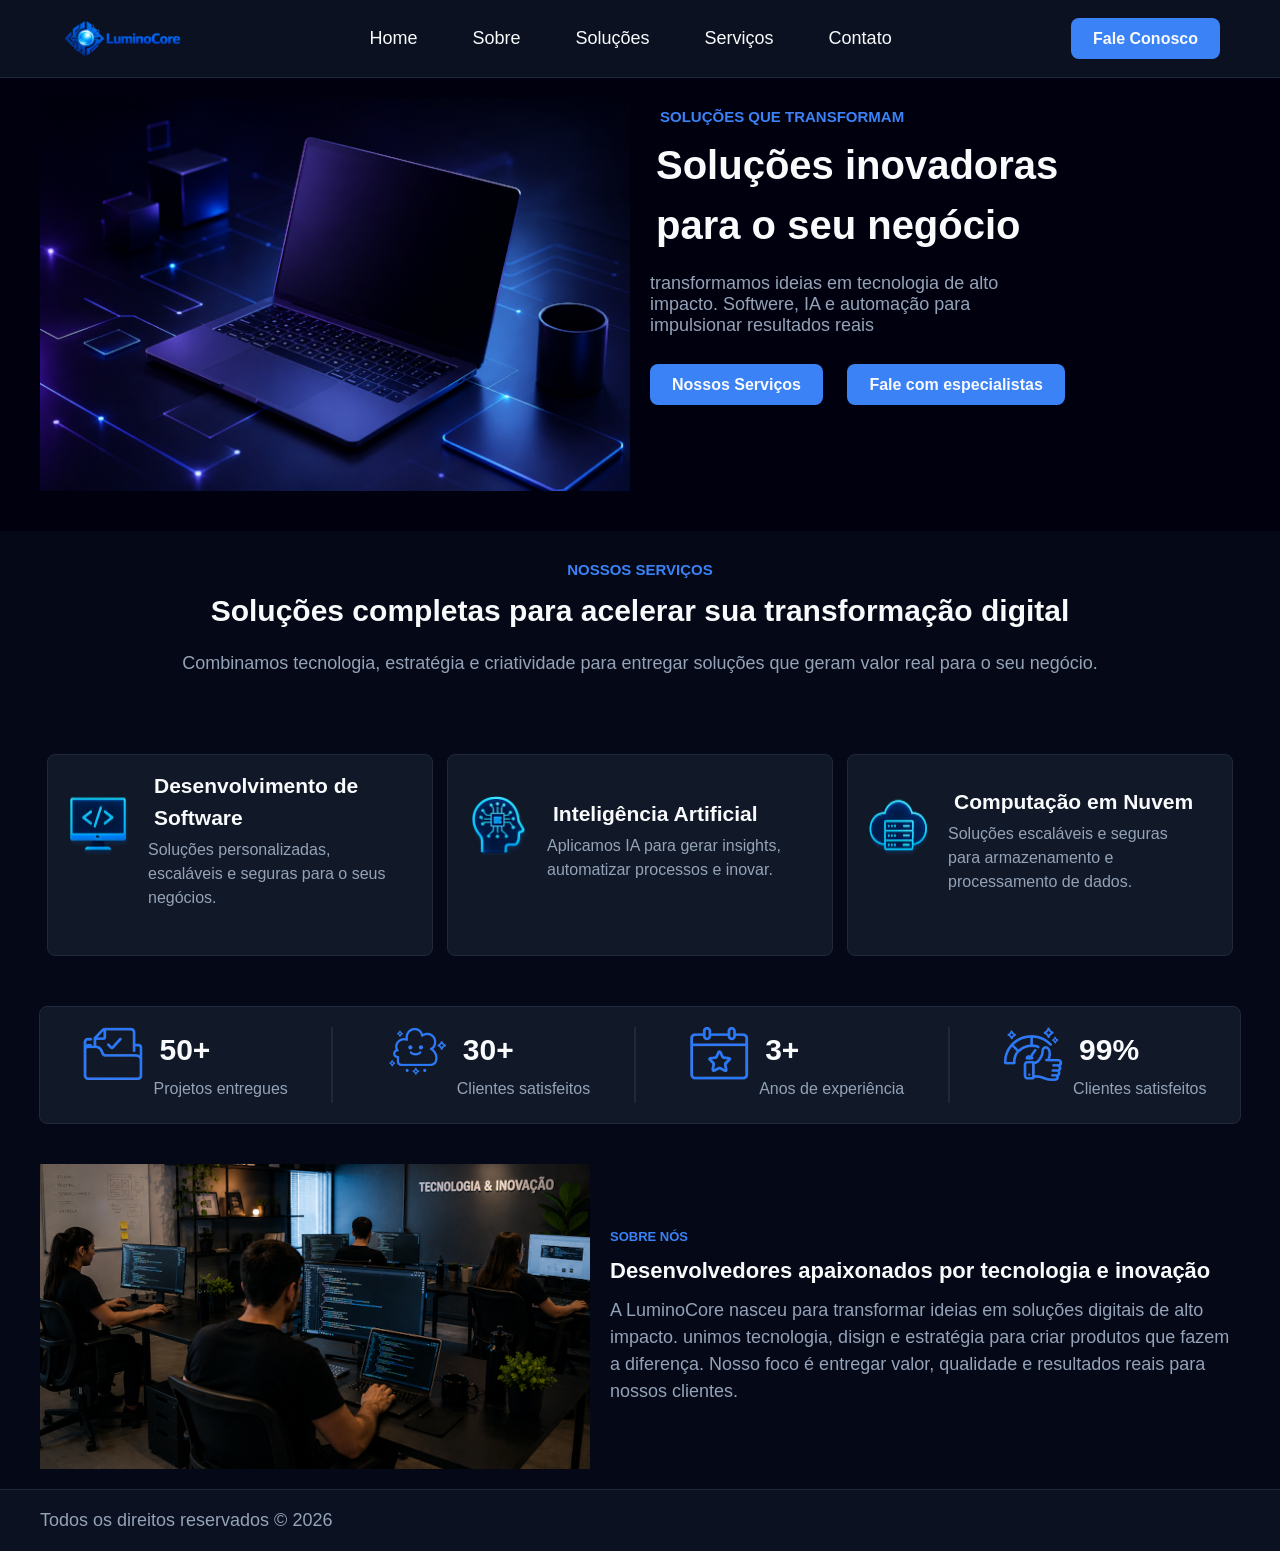
<file: index.html>
<!DOCTYPE html>
<html lang="pt-br">
<head>
    <meta charset="UTF-8">
    <meta name="viewport" content="width=device-width, initial-scale=1.0">
    <title>LuminoCore</title>
    <link rel="stylesheet" href="css/style.css">
    <link rel="stylesheet" href="css/responsive.css">
    <link rel="icon" href="imagens/favicon.png" type="image/x-icon">
</head>
<body>

    <header>
        <div class="conteiner">
            <div class="logo">
                <img src="imagens/home/logo_site (2).png" alt="Logo da Techflow">
            </div>
            <div class="menu">
                <a href="index.html">Home</a>
                <a href="sobre.html">Sobre</a>
                <a href="solucoes.html">Soluções</a>
                <a href="servicos.html">Serviços</a>
                <a href="contato.html">Contato</a>
            </div>
            <div class="botao">
                <a href="contato.html">Fale Conosco</a>
            </div>
        </div>
    </header>

    <section class="hero">
        <div class="conteiner">
            <div class="hero_img">
                <img src="imagens/home/imagem_hero.png" alt="Imagem de destaque">
            </div>
            <div class="hero_texto">
                <h3>SOLUÇÕES QUE TRANSFORMAM</h3>
                <h2>Soluções inovadoras <br> para o seu negócio</h2>
                <p>transformamos ideias em tecnologia de alto <br>impacto. Softwere, IA e automação para <br>impulsionar resultados reais</p>
                <div class="botao">
                    <a href="servicos.html">Nossos Serviços</a>
                    <a href="contato.html">Fale com especialistas</a>
                </div>
            </div>
            
        </div>
    </section>

    <section class="solucoes">
        <div class="conteiner">
            <div class="solucoes_texto">
                <h3>NOSSOS SERVIÇOS</h3>
                <h2>Soluções completas para acelerar sua transformação digital</h2>
                <p>Combinamos tecnologia, estratégia e criatividade para entregar soluções que geram valor real para o seu negócio.</p>
            </div>
        </div>

        <div class="conteiner">
            <div class="card">
                <img src="imagens/home/imagem_card_softwere.png" alt="Ícone de software">
                <div class="card_texto">
                    <h2>Desenvolvimento de Software</h2>
                    <p>Soluções personalizadas, escaláveis e seguras para o seus negócios.</p>
                </div>
            </div>
            <div class="card">
                <img src="imagens/home/imagem_card_ia.png" alt="Ícone de inteligência artificial">
                <div class="card_texto">
                    <h2>Inteligência Artificial</h2>
                    <p>Aplicamos IA para gerar insights, automatizar processos e inovar.</p>
                </div>
            </div>
            <div class="card">
                <img src="imagens/home/imagem_card_cloud.png" alt="Ícone de nuvem">
                <div class="card_texto">
                    <h2>Computação em Nuvem</h2>
                    <p>Soluções escaláveis e seguras para armazenamento e processamento de dados.</p>
                </div>
            </div>
        </div>
        
    </section>

    <section class="dados">
        <div class="dados_conteiner">
            <div class="dados_card">
                <img src="imagens/home/projetos_entregues.png" alt="Ícone de clientes">
                <div class="dados_texto">
                    <h2>50+</h2>
                    <p>Projetos entregues</p>
                </div>
            </div>
            <div class="linha"></div>
            <div class="dados_card">
                <img src="imagens/home/clientes_satisfeitos.png" alt="Ícone de clientes">
                <div class="dados_texto">
                    <h2>30+</h2>
                    <p>Clientes satisfeitos</p>
                </div>
            </div>
            <div class="linha"></div>
            <div class="dados_card">
                <img src="imagens/home/tempo_empresa.png" alt="Ícone de clientes">
                <div class="dados_texto">
                    <h2>3+</h2>
                    <p>Anos de experiência</p>
                </div>
            </div>
            <div class="linha"></div>
            <div class="dados_card">
                <img src="imagens/home/porcentagem_satisfeitos.png">
                <div class="dados_texto">
                    <h2>99%</h2>
                    <p>Clientes satisfeitos</p>
                </div>
            </div>
        </div>
    </section>

    <section class="sobre_nos">
        <div class="conteiner">
            <img src="imagens/home/sobre_nos.png" alt="Imagem sobre nos">
            <div class="sobre_nos_txt">
                <h3>SOBRE NÓS</h3>
                <h2>Desenvolvedores apaixonados por tecnologia e inovação</h2>
                <p>A LuminoCore nasceu para transformar ideias em soluções digitais de alto impacto. unimos tecnologia, disign e estratégia para criar produtos que fazem a diferença. Nosso foco é entregar valor, qualidade e resultados reais para nossos clientes.</p>
            </div>
        </div>
    </section>

  <footer>
        <div class="conteiner"> 
            <p>Todos os direitos reservados © 2026</p>
        </div>
    </footer>  

</body>
</html>
</file>
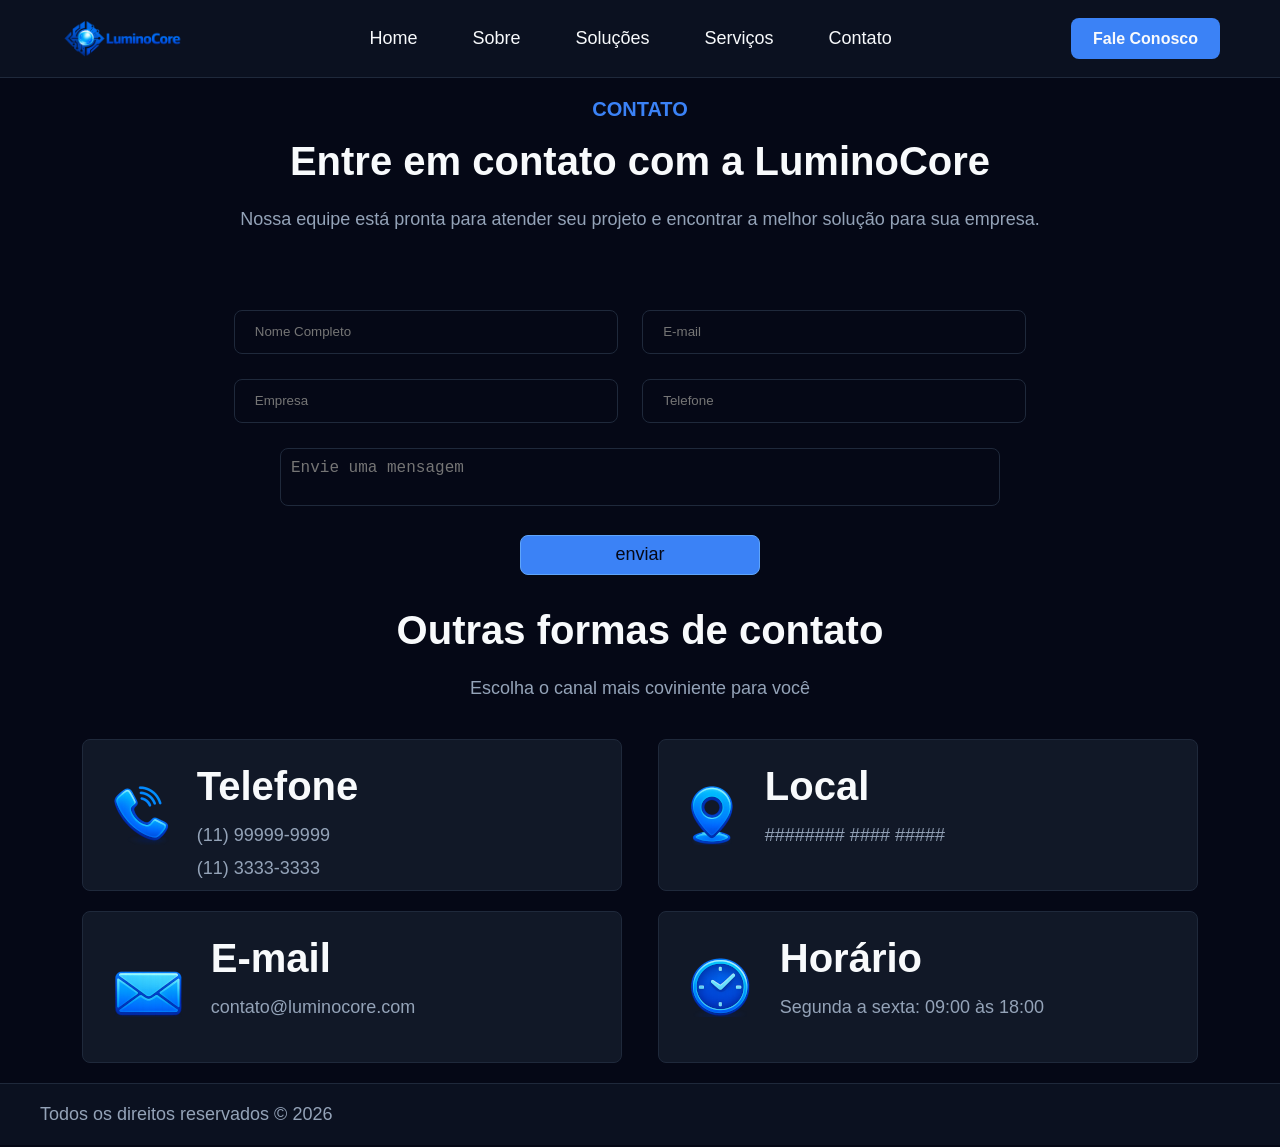
<file: contato.html>
<!DOCTYPE html>
<html lang="pt-br">
<head>
    <meta charset="UTF-8">
    <meta name="viewport" content="width=device-width, initial-scale=1.0">
    <title>LuminoCore</title>
    <link rel="stylesheet" href="css/style.css">
    <link rel="stylesheet" href="css/responsive.css">
    <link rel="icon" href="imagens/favicon.png" type="image/x-icon">
</head>
<body>

    <header>
        <div class="conteiner">
            <div class="logo">
                <img src="imagens/home/logo_site (2).png" alt="Logo da Techflow">
            </div>
            <div class="menu">
                <a href="index.html">Home</a>
                <a href="sobre.html">Sobre</a>
                <a href="solucoes.html">Soluções</a>
                <a href="servicos.html">Serviços</a>
                <a href="contato.html">Contato</a>
            </div>
            <div class="botao">
                <a href="contato.html">Fale Conosco</a>
            </div>
        </div>
    </header>

    <section class="textos">
        <div class="conteudo_txt">
            <h3>CONTATO</h3>
            <h2>Entre em contato com a LuminoCore</h2>
            <p>Nossa equipe está pronta para atender seu projeto e encontrar a melhor solução para sua empresa.</p>
        </div>
    </section>

    <section class="formulario">
        <div class="formulario_conteudo">
            <form>
                <div class="campo">
                    <input type="text" placeholder="Nome Completo" name="nome">

                    <input type="email" placeholder="E-mail" name="email">
                </div>
                <div class="campo">
                    <input type="text" placeholder="Empresa" name="empresa">

                    <input type="tel" placeholder="Telefone" name="telefone">
                </div>
                <div class="campo">
                    <textarea name="mensagem" placeholder="Envie uma mensagem"></textarea>

                </div>
                <div class="campo">
                    <button type="submit">enviar</button>        
                </div>
            </form>
        <div>
    </section>

    <section class="textos">
        <div class="conteudo_txt">
            <h2>Outras formas de contato</h2>
            <p>Escolha o canal mais coviniente para você</p>
        </div>
    </section>

    <section class="outros_contatos">
        <div class="outros_contatos_conteudo">
            <div class="contato">
                <img src="imagens/contato/telefone.png" alt="imagem_telefone">
                <div class="conteudo_txt_contato">
                    <h2>Telefone</h2>
                    <p>(11) 99999-9999</p>
                    <p>(11) 3333-3333</p>
                </div>
            </div>
            <div class="contato">
                <img src="imagens/contato/local.png" alt="imagem_local">
                <div class="conteudo_txt_contato">
                    <h2>Local</h2>
                    <p>######## #### #####</p>

                </div>
            </div>
        </div>
        <div class="outros_contatos_conteudo">
            <div class="contato">
                <img src="imagens/contato/email.png" alt="imagem_email">
                <div class="conteudo_txt_contato">
                    <h2>E-mail</h2>
                    <p>contato@luminocore.com</p>
                </div>
            </div>
            <div class="contato">
                <img src="imagens/contato/relogio.png" alt="imagem_relógio">
                <div class="conteudo_txt_contato">
                    <h2>Horário</h2>
                    <p>Segunda a sexta: 09:00 às 18:00</p>
                </div>
            </div>
        </div>
    </section>

    <footer>
        <div class="conteiner">
            
            <p>Todos os direitos reservados © 2026</p>
        </div>
    </footer>

</body>
</file>
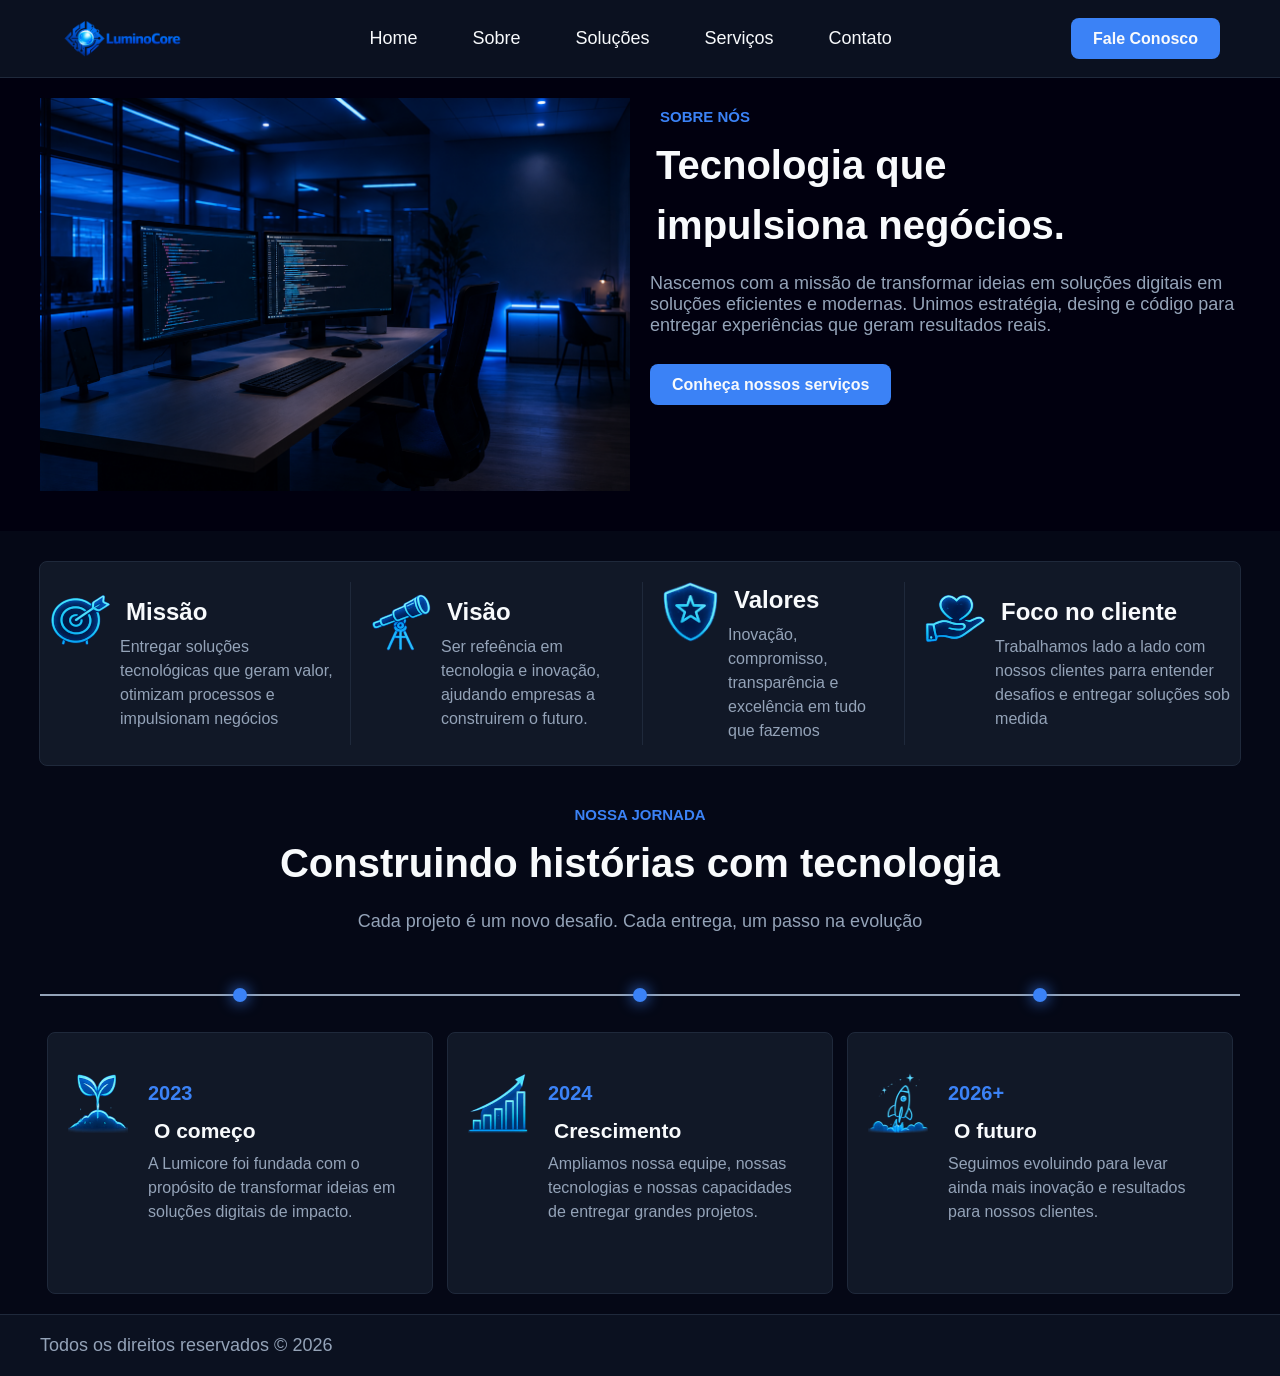
<file: sobre.html>
<!DOCTYPE html>
<html lang="pt-br">
<head>
    <meta charset="UTF-8">
    <meta name="viewport" content="width=device-width, initial-scale=1.0">
    <title>LuminoCore</title>
    <link rel="stylesheet" href="css/style.css">
    <link rel="stylesheet" href="css/responsive.css">
    <link rel="icon" href="imagens/home/favicon.png" type="image/x-icon">
</head>
<body>

    <header>
        <div class="conteiner">
            <div class="logo">
                <img src="imagens/home/logo_site (2).png" alt="Logo da Techflow">
            </div>
            <div class="menu">
                <a href="index.html">Home</a>
                <a href="sobre.html">Sobre</a>
                <a href="solucoes.html">Soluções</a>
                <a href="servicos.html">Serviços</a>
                <a href="contato.html">Contato</a>
            </div>
            <div class="botao">
                <a href="contato.html">Fale Conosco</a>
            </div>
        </div>
    </header>

    <section class="hero">
        <div class="conteiner">
            <div class="hero_img">
                <img src="imagens/sobre/hero_img.png" alt="empresa">
            </div>
            <div class="hero_texto">
                <h3>SOBRE NÓS</h3>
                <h2>Tecnologia que <br> impulsiona negócios.</h2>
                <p>Nascemos com a missão de transformar ideias em soluções digitais em soluções eficientes e modernas. Unimos estratégia, desing e código para entregar experiências que geram resultados reais.</p>
                <div class="botao">
                    <a href="servicos.html">Conheça nossos serviços</a>
                </div>
            </div>
            
        </div>
        </div>
        
    </section>

    <section class="dados">
        <div class="dados_conteiner">
            <div class="dados_card">
                <img src="imagens/sobre/objetivos.png" alt="logo_missão">
                <div class="dados_texto_sobre">
                    <h2>Missão</h2>
                    <p>Entregar soluções tecnológicas que geram valor, otimizam processos e impulsionam negócios</p>
                </div>
            </div>
            <div class="linha"></div>
            <div class="dados_card">
                <img src="imagens/sobre/visao.png" alt="visao_imagem">
                <div class="dados_texto_sobre">
                    <h2>Visão</h2>
                    <p>Ser refeência em tecnologia e inovação, ajudando empresas a construirem o futuro.</p>
                </div>
            </div>
            <div class="linha"></div>
            <div class="dados_card">
                <img src="imagens/sobre/valores.png" alt="valores_imagem">
                <div class="dados_texto_sobre">
                    <h2>Valores</h2>
                    <p>Inovação, compromisso, transparência e excelência em tudo que fazemos</p>
                </div>
            </div>
            <div class="linha"></div>
            <div class="dados_card">
                <img src="imagens/sobre/foco_clientes.png" alt="foco_cliente imagem">
                <div class="dados_texto_sobre">
                    <h2>Foco no cliente</h2>
                    <p>Trabalhamos lado a lado com nossos clientes parra entender desafios e entregar soluções sob medida</p>
                </div>
            </div>
        </div>
    </section>

    <section class="nossa_jornada">
        <h3>NOSSA JORNADA</h3>
        <h2>Construindo histórias com tecnologia</h2>
        <p>Cada projeto é um novo desafio. Cada entrega, um passo na evolução</p>
    </section>

    <section class="timeline">

        <div class="linha_timeline"></div>

        <div class="card">
            <div class="ponto"></div>
            <img src="imagens/sobre/comeco_img.png" alt="começo_img">
            <div class="card_texto">
                <h3>2023</h3>
                <h2>O começo</h2>
                <p>A Lumicore foi fundada com o propósito de transformar ideias em soluções digitais de impacto.</p>
            </div>
        </div>

        <div class="card">
            <div class="ponto"></div>
            <img src="imagens/sobre/crescimento_img.png" alt="crescimento_img">
            <div class="card_texto">
                <h3>2024</h3>
                <h2>Crescimento</h2>
                <p>Ampliamos nossa equipe, nossas tecnologias e nossas capacidades de entregar grandes projetos.</p>
            </div>
        </div>

        <div class="card">
            <div class="ponto"></div>
            <img src="imagens/sobre/futuro_img.png" alt="futuro_img">
            <div class="card_texto">
                <h3>2026+</h3>
                <h2>O futuro</h2>
                <p>Seguimos evoluindo para levar ainda mais inovação e resultados para nossos clientes.</p>
            </div>
        </div>

    </section>

    <footer>
        <div class="conteiner">
            <p>Todos os direitos reservados © 2026</p>
        </div>
    </footer>

</body>
</html>
</file>
<file: css/style.css>
@charset "UTF-8";

:root {
    --fundo_principal: #050816;
    --fundo_secundario: #0B1120;
    --cards: #111827;
    --borda_cards: #1f293b;
    --cor_principal: #3B82F6;
    --houver: #60A5FA;
    --texto_principal: #F8FAFC;
    --texto_secundario: #94A3B8;
}

body {
    background-color: var(--fundo_principal);
    margin: 0;
    font-family: 'Poppins', sans-serif;
}

p {
    color: var(--texto_secundario);
    font-size: 18px;
    margin-bottom: 40px;
}

h3 {
    color: var(--cor_principal);
    font-size: 15px;
}

h2 {
    color: var(--texto_principal);
    font-size: 40px;
}

header {
    background-color: var(--fundo_secundario);
    width: 100%;
    border-bottom: 1px solid var(--borda_cards);
}

.conteiner {
    padding: 20px;
    display: flex;
    max-width: 1200px;
    margin: auto;
}

.logo img {
    display: block;
    width: 170px;
}

.menu {
    display: flex;
    gap: 35px;
    margin: auto;
}

.menu a {
    text-decoration: none;
    color: var(--texto_principal);
    font-size: 18px;
    padding-right: 20px;
    font-weight: 500;
    transition: 0.3s;
}

.menu a:hover {
    color: var(--houver);
}

.botao a {
    margin-right: 20px;
    text-decoration: none;
    color: var(--texto_principal);
    border-radius: 8px;
    font-weight: bold;
    padding: 12px 22px;
    background-color: var(--cor_principal);
}

.botao a:hover {
    background-color: var(--fundo_secundario);
    padding: 11px 21px;
    border: 1px solid var(--cor_principal);
}

.botao {
    margin-top: 10px;
}

.hero {
    width: 100%;
    background-color: #01000F;
    padding-bottom: 20px;
}

.hero_texto {
    width: 50%;
    display: block;
}

.hero_img {
    width: 50%;
    display: block;
    margin-right: 20px;
    margin-top: auto;
}

.hero_img img {
    width: 100%;
    display: block;
}

.solucoes {
    width: 100%;
    background-color: var(--fundo_principal);
    padding: 0px;
}

.solucoes_texto {
    width: 100%;
    display: block;
    text-align: center;
}

.solucoes_texto h2 {
    margin-bottom: 20px;
    font-size: 30px;
}

.card {
    display: flex;
    width: 32%;
    background-color: var(--cards);
    border-radius: 8px;
    border: 1px solid var(--borda_cards);
    margin: auto;
    height: 200px;
    position: relative;
}

.card:hover {
    border: 1px solid var(--cor_principal);
    transition: 0.3s;
}

.card img {
    margin-left: 20px;
    margin-top: 40px;
    width: 20%;
    max-height: 60px;
    max-width: 60px;
}

.card_texto {
    margin: auto;
    margin-right: 30px;
    margin-left: 20px;
}

.card_texto h2 {
    margin-top: 10px;
    font-size: 21px;
    line-height: 1.5;
    margin-bottom: 0px;
}

.card_texto p {
    font-size: 16px;
    margin-bottom: 20px;
    margin-top: 5px;
    padding-bottom: 20px;
    line-height: 1.5;
}

.card_texto h3 {
    margin: 20px 0 0 0;
    font-size: 20px;
}

.dados {
    width: 100%;
    background-color: var(--fundo_principal);
    margin-bottom: 20px;
    margin-top: 30px
}

.dados_conteiner {
    display: flex;
    max-width: 1200px;
    margin: auto;
    background-color: var(--cards);
    border-radius: 8px;
    border: 1px solid var(--borda_cards);
    width: 95%;
    padding: 10px 0px;
}

.dados_card {
    display: flex;
    margin: auto;
}

.dados_card img {
    margin-bottom: auto;
    margin-right: 10px;
    padding-top: 10px;
    padding-left: 10px;
    max-height: 60px;
    max-width: 60px;
    
}

.dados_texto {
    display: block;
}

.dados_texto h2 {
    margin-top: 10px;
    font-size: 30px;
    margin-bottom: 0px;
}

.dados_texto p {
    font-size: 16px;
    margin-bottom: 12px;
    margin-top: 5px;
    line-height: 1.5;
}

.linha {
    width: 2px;
    background-color: var(--borda_cards);
    margin: 10px;
}

.sobre_nos {
    width: 100%;
    background-color: var(--fundo_principal);
}

.sobre_nos img {
    max-height: 355px;
}

.sobre_nos_txt  {
    margin: auto;
    margin-left: 20px;
}

.sobre_nos_txt h2 {
    font-size: 22px;
    line-height: 1.5;
    margin: 0px 0px 10px 0px;
}

.sobre_nos_txt h3 {
    font-size: 13px;;
    margin: 0px 0px 10px 0px;
}

.sobre_nos_txt p {
    line-height: 1.5;
    margin: 0px;
}

footer {
    width: 100%;
    background-color: var(--fundo_secundario);
    border-top: 1px solid var(--borda_cards);
}

footer p {
    margin: 0px;
}

.dados_texto_sobre {
    display: block;

}

.dados_texto_sobre h2 {
    margin-top: 10px;
    font-size: 24px;
    margin-bottom: 0px;
}

.dados_texto_sobre p {
    font-size: 16px;
    margin-bottom: 12px;
    margin-top: 5px;
    line-height: 1.5;
    width: 100%;
}

.nossa_jornada{
    margin-top: 40px;
    text-align: center;
    margin-bottom: 100px;
}

.nossa_jornada h2,h3 {
    margin: 10px;
}

.ponto{
    width: 14px;
    height: 14px;

    background: var(--cor_principal);
    border-radius: 50%;

    position: absolute;

    top:-45px;
    left: 50%;

    transform: translateX(-50%);

    box-shadow: 0 0 15px var(--cor_principal);
}

.linha_timeline {
    position: absolute;

    top: -38px;

    left: 0;
    right: 0;

    height: 2px;

    background: var(--texto_secundario);
}

.timeline {
    position: relative;

    display: flex;
    justify-content: space-between;
    max-width: 1200px;
    margin: auto;
    margin-bottom: 20px;
}

.timeline .card {
    height: 260px;
}

.textos {
    margin-top: 20px;
    width: 100%;
}

.conteudo_txt {
    margin: auto;
    text-align: center;
    width: 70%;
    max-width: 1200px;;
}

.conteudo_txt h2 {
    margin: 10px;
}

.conteudo_txt h3 {
    font-size: 20px;
}

.estrategia {
    width: 100%;
    margin-top: 30px;
}

.cards_estrategias_conteiner {
    display: flex;
    align-items: center;
    justify-content: center;
    max-width: 1200px;
    margin: auto;
}

.card_solucoes {
    padding: 10px;
    margin: 10px;
    display: block;
    text-align: center;
    background-color: var(--cards);
    border-radius: 8px;
    border: solid 1px var(--borda_cards);
    height: 325px;
    width: 20%;
}

.card_solucoes h3 {
    font-size: 20px;
}

.card_solucoes h2 {
    margin: 0;
    font-size: 24px;
}

.card_solucoes p {
    font-size: 17px;
    line-height: 1.5;
}

.card_solucoes:hover {
    border: solid 1px var(--houver);
}

.seta {
    width: 30px;
    height: 60px;
    display: flex;
    justify-content: center;
    align-items: center;
}

.cards_tecnologias {
    display: block;
    height: 500px;
    width: 20%;
    background-color: var(--cards);
    border-radius: 8px;
    border: solid 1px var(--borda_cards);
    margin: 15px;
    padding: 25px;
}

.cards_tecnologias:hover {
    border: solid 1px var(--houver);
}

.cards_tecnologias h2 {
    font-size: 23px;
    margin: 10px 0;
}

.cards_tecnologias p {
    line-height: 1.5;
    margin: 5px 0;
}

ul {
    list-style: none;
    padding: 0px;
}

li {
    display: flex;
    align-items: center;
    gap: 12px;
    margin-bottom: 10px;
}

li p {
    margin: 0px;
    font-size: 17px;
}

li i {
    font-size: 18px;
    color: var(--cor_principal);
}

.motivos {
    width: 100%;
    background-color: var(--fundo_principal);
    padding-top: 20px;
    margin-bottom: 40px;
}

.motivos_conteiner {
    display: block;
    text-align: center;
    border-radius: 8px;
    border: solid 1px var(--borda_cards);
    background-color: var(--cards);
    margin: auto;
    max-width: 1200px;
    padding-top: 10px;
}

.motivos_conteiner h3,h2 {
    margin: 10px;
}

.motivos_conteiner h2 {
    font-size: 27px;
}

.motivos_dados_conteiner {
    display: flex;
    text-align: left;
}

.motivos_cards {
    display: flex;
    width: 22%;
    margin: auto;
    margin-top: 20px;
}

.motivos_cards img {
    max-height: 60px;
}

.textos_motivos {
    text-align: left;
    margin-left: 20px;
}

.textos_motivos h2 {
    font-size: 16px;
    margin: 0;
}

.textos_motivos p {
    font-size: 15px;
}

.card_servico {
    width: 47%;
    display: block;
    border-radius: 8px;
    border: solid 1px var(--cor_principal);
    height: 400px;
    margin: 10px;
    padding: 20px;
}

.card_servico:hover {
    border: solid 3px var(--cor_principal);
    padding: 17px;
}

.titulo_servico {
    display: flex;
    margin-bottom: 20px;
    padding-bottom: 10px;
    border-bottom: solid 1px var(--cor_principal);
}

.titulo_servico img {
    max-height: 60px;
    margin-bottom: auto;
    margin-right: 20px;
}

.titulo_servico h2 {
    font-size: 28px;
    margin: auto ;
}

.card_servico p {
    margin: 0px;
    line-height: 1.5;
}

input {
    background-color: var(--fundo_principal);
    border-radius: 8px;
    border: solid 1px var(--borda_cards);
    height: 40px;
    width: 30%;
    padding-left: 20px;
    margin-right: 20px;
    color: var(--texto_principal);
}

.formulario_conteudo {
    margin: auto;
    max-width: 1200px;
    text-align: center;
    border-radius: 8px;
    padding-top: 40px ;
}

.campo { 
    margin: auto;
    margin-bottom: 25px;
    max-width: 1200px;
   
}

textarea{
    width: 60%;
    max-width: 1200px;
    background-color: var(--fundo_principal);
    border: solid 1px var(--borda_cards);
    padding: 10px;
    font-size: 16px;
    color: var(--texto_principal);
    resize: none;
    box-sizing: border-box;
    outline: none;
    border-radius: 8px;
}   

button{
    height: 40px;
    width: 20%;
    background-color: var(--cor_principal);
    border-radius: 8px;
    border: solid 1px var(--houver);
    color: var(--fundo_principal);
    font-size: 18px;
}

button:hover {
    background-color: var(--houver);
}

.outros_contatos_conteudo {
    width: 90%;
    margin: auto;
    max-width: 1200px;
    display: flex;
    margin-bottom: 20px;
}

.contato {
    height: 130px;
    display: flex;
    gap: 20px;
    width: 45%;
    background-color: var(--cards);
    padding: 10px;
    margin: auto;
    border-radius: 8px;
    border: solid 1px var(--borda_cards);

}

.contato img {
    max-height: 60px;
    margin: auto 0 auto 20px;
}

.conteudo_txt_contato p, h2 {
    margin: 6px;
    line-height: 1.5;
}
</file>
<file: css/responsive.css>
@charset "UTF-8";

@media (max-width: 675px) {
  
    .menu {
    gap: 0;
    margin: 10px 0 0 auto;
  }

  .menu a {
    font-size: 12px;
    padding-right: 10px;
  }

  .logo img {
    width: 90px;
    padding-top: 6px;
  }

  header .botao {
    display: none;
  }

  .botao {
    margin-top: 20px;
  }

  .botao a {
    padding: 5px 10px;
    font-size: 12px;
    margin: auto;
  }

  .botao a:hover {
    padding: 4px 9px;
  }

  .hero_texto {
    width: 100%;
    margin: auto;
    padding-bottom: 10px;
    text-align: center;
  }

  .hero_img {
    width: 100%;
    margin: auto;
  }

  p, h2 , h2 {
    margin: 6px;
    line-height: 1.5;
  }

  p {
    font-size: 13px;
  }

  h2 {
    font-size: 23px;
  }

  h3 {
    font-size: 12px;
  }

  .conteiner {
    padding: 5px;
  }

  .hero .conteiner {
    flex-direction: column;
  }

  .solucoes_texto h2 {
    font-size: 15px;
    margin: 4px;
  }

  .solucoes_texto p {
    font-size: 12px;
  }

  .solucoes .conteiner {
    flex-direction: column;
  }

  .card {
    width: 90%;
    margin-bottom: 10px;
  }

  .dados_conteiner, .sobre_nos .conteiner {
    flex-direction: column;
    width: 90%;
  }

  img {
    margin-bottom: 10px;
  }

  .sobre_nos_txt h2 {
    font-size: 18px;
  }

  .timeline {
    flex-direction: column;
  }

  .timeline .card {
    width: 85%;
  }

  .timeline .card p {
    font-size: 13px;
  }

  .timeline .card h2 {
    font-size: 16px;
    margin: 5px 0;
  }

  .timeline .card h3 {
    font-size: 13px;
  }

  .linha_timeline {
    top: 0px;

    left: 3%;

    width: 2px;
    height: 100%;
  }

  .ponto {
    top: 50%;
    left: -5%;
  }

  .dados_texto_sobre p {
    font-size: 15px;
  }

  .dados_conteiner {
    padding: 5px;
  }

  .servicos .conteiner {
    flex-direction: column;
  }

  .titulo_servico h2{
    font-size: 20px;
  }

  .titulo_servico img{
    width: 50px;
    margin: auto 10px auto 0;
  }

  .card_servico {
    width: 70%;
    margin: 10px auto;
    height: 440px;
  }

  .outros_contatos_conteudo {
    flex-direction: column;
  }

  .contato {
    width: 90%;
    margin-bottom: 10px;
  }

  .contato img {
    margin: 10px;
  }

  .cards_estrategias_conteiner {
    flex-direction: column;
  }

  .card_solucoes {
    width: 85%;
    margin: 0;
  }

  .seta i {
    display: none;
    height: 0;
  }

  .cards_tecnologias {
    width: 70%;
    height: 400px;
  }

  .motivos_cards {
    flex-direction: column;
    width: 80%;
  }

  .motivos_cards img {
    width: 40px;
    margin: 10px auto;
  }

  .motivos_conteiner .conteiner{
    flex-direction: column;
  }

  .textos_motivos {
    text-align: center;
  }
}

@media (min-width:675px) and (max-width: 945px) {
  .botao a {
    padding: 9px 5px;
    font-size: 12px;
  }

  .botao a:hover {
    padding: 8px 4px;
  }

  .logo img {
    padding-top: 3px;
    width: 120px;
  }

  .logo {
    width: 120px;
  }

  .menu a {
    font-size: 13px;
  }

  .menu {
    gap: 10px;
  }

  h2,h3 {
    margin: 3px;
    line-height: 1.2;
  }

  h2 {
    font-size: 24px;
  }

  h3 {
    font-size: 15px;
  }

  p {
    font-size: 15px;
  }

  .card_texto h2, .dados_texto h2 {
    font-size: 14px;
  }

  .card_texto p, .dados_texto p{
    font-size: 12px;
  }

  .sobre_nos img {
    width: 50%;
  }

  .sobre_nos_txt h2 {
    font-size: 19px;
  }

  .dados_card {
    flex-direction: column;
    text-align: center;
  }

  .dados_card img {
    margin: auto;
  }

  .timeline .card {
    height: 220px;
  }

  .card_solucoes h2 {
    font-size: 16px;
  }

  .card_solucoes p {
    font-size: 14px;
  }

  .cards_tecnologias {
    width: 15%;
    margin: 5px;
  }

 .cards_tecnologias h2 {
  font-size: 15px;
 }

 .cards_tecnologias li p{
  font-size: 13px;
 }

 .motivos_cards {
  flex-direction: column;
 }

 .motivos_cards img {
  width: 60px;
  margin: 10px auto;
 }

 .servicos .conteiner {
  flex-direction: column;
 }

 .card_servico {
  margin: 10px auto;
  width: 70%;
 }

 .conteudo_txt_contato p {
  font-size: 14px;
 }
}
</file>
